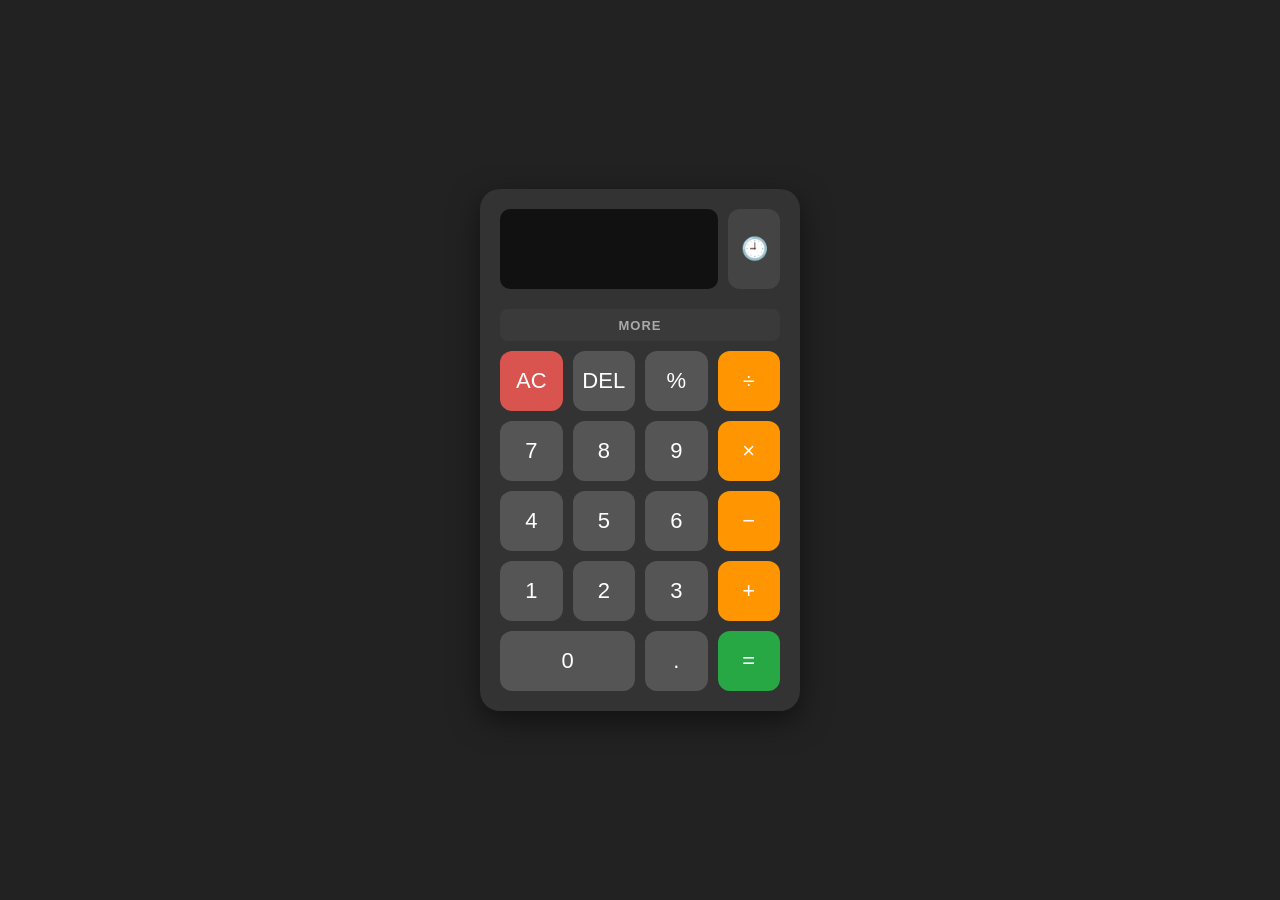
<file: index.html>
<!DOCTYPE html>
<html lang="en">
<head>
    <meta charset="UTF-8">
    <meta name="viewport" content="width=device-width, initial-scale=1.0">
    <title>Calculator</title>

    <link rel="stylesheet" href="style.css">
</head>

<body>

    <div class="calculator">

        <div class="display-row">
            <input type="text" id="display" readonly>
            <button id="history-btn" class="history-btn" onclick="toggleHistory()" title="History">🕘</button>
        </div>

        <!-- History panel -->
        <div id="history-panel" class="history-panel hidden">
            <div class="history-header">
                <span>History</span>
                <button class="clear-history-btn" onclick="clearHistory()">Clear</button>
            </div>
            <ul id="history-list"></ul>
        </div>

        <!-- More / Scientific panel -->
        <div id="sci-panel" class="sci-panel hidden">
            <div class="sci-grid">
                <button class="sci" onclick="sciApply('sin')">sin</button>
                <button class="sci" onclick="sciApply('cos')">cos</button>
                <button class="sci" onclick="sciApply('tan')">tan</button>
                <button class="sci" onclick="sciApply('log')">log</button>
                <button class="sci" onclick="sciApply('log2')">log₂</button>
                <button class="sci" onclick="sciApply('sqrt')">√</button>
                <button class="sci" onclick="sciApply('cbrt')">∛</button>
                <button class="sci" onclick="sciApply('pow')">xʸ</button>
                <button class="sci" onclick="sciApply('pi')">π</button>
                <button class="sci" onclick="sciApply('e')">e</button>
                <button class="sci" onclick="sciApply('abs')">|x|</button>
                <button class="sci" onclick="sciApply('floor')">⌊x⌋</button>
            </div>
        </div>

        <!-- More toggle -->
        <button id="more-btn" class="more-btn" onclick="toggleSci()">more</button>

        <div class="buttons">
            <button class="clear" onclick="clearDisplay()">AC</button>
            <button onclick="deleteLast()">DEL</button>
            <button onclick="appendValue('%')">%</button>
            <button class="operator" onclick="appendValue('/')">÷</button>

            <button onclick="appendValue('7')">7</button>
            <button onclick="appendValue('8')">8</button>
            <button onclick="appendValue('9')">9</button>
            <button class="operator" onclick="appendValue('*')">×</button>

            <button onclick="appendValue('4')">4</button>
            <button onclick="appendValue('5')">5</button>
            <button onclick="appendValue('6')">6</button>
            <button class="operator" onclick="appendValue('-')">−</button>

            <button onclick="appendValue('1')">1</button>
            <button onclick="appendValue('2')">2</button>
            <button onclick="appendValue('3')">3</button>
            <button class="operator" onclick="appendValue('+')">+</button>

            <button onclick="appendValue('0')" class="zero">0</button>
            <button onclick="appendValue('.')">.</button>
            <button class="equal" onclick="calculate()">=</button>
        </div>

    </div>

    <script src="script.js"></script>

</body>
</html>
</file>
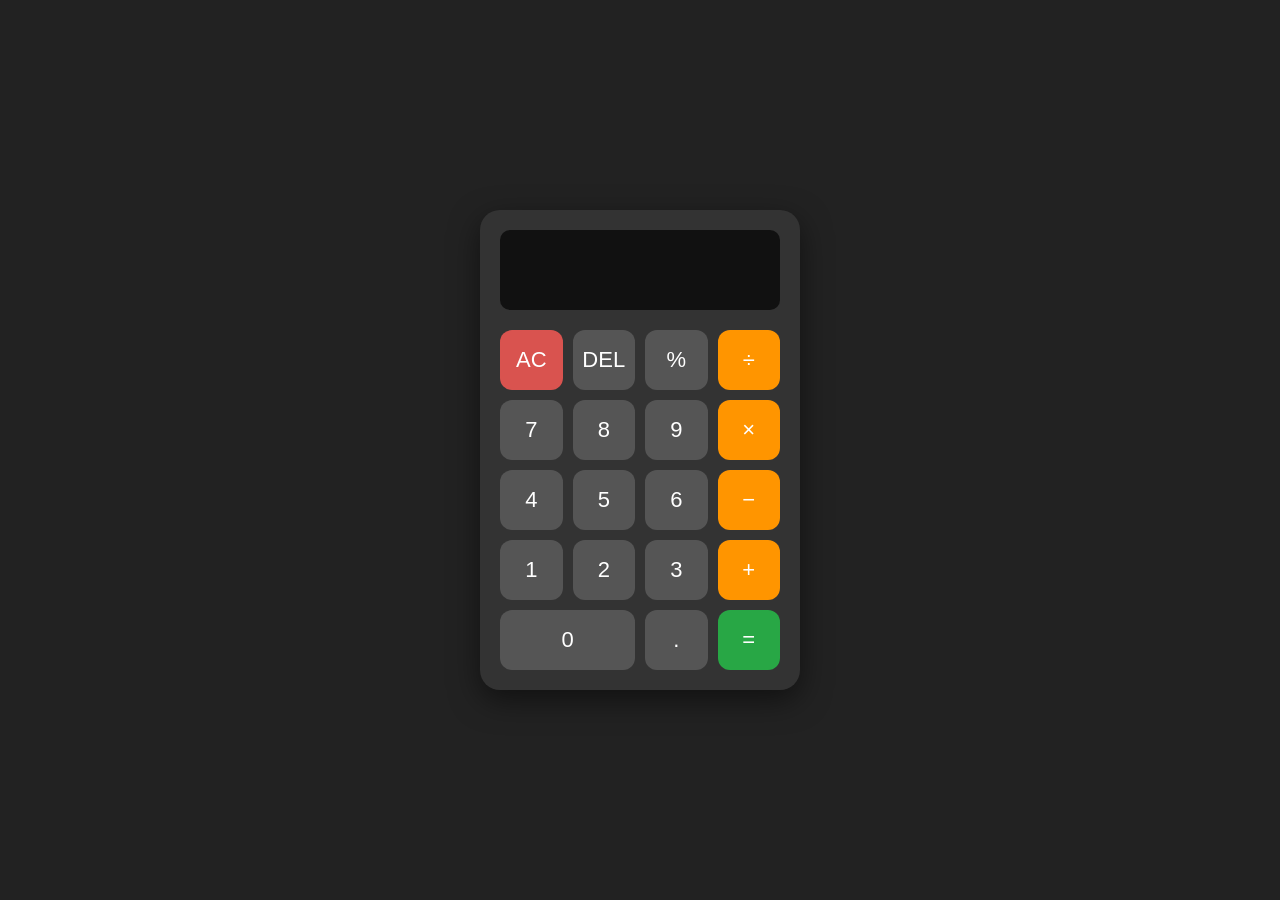
<file: cal.html>
<!DOCTYPE html>
<html lang="en">
<head>
    <meta charset="UTF-8">
    <meta name="viewport" content="width=device-width, initial-scale=1.0">
    <title>Calculator</title>

    <link rel="stylesheet" href="style.css">
</head>

<body>

    <div class="calculator">

        <input type="text" id="display" readonly>

        <div class="buttons">
            <button class="clear" onclick="clearDisplay()">AC</button>
            <button onclick="deleteLast()">DEL</button>
            <button onclick="appendValue('%')">%</button>
            <button class="operator" onclick="appendValue('/')">÷</button>

            <button onclick="appendValue('7')">7</button>
            <button onclick="appendValue('8')">8</button>
            <button onclick="appendValue('9')">9</button>
            <button class="operator" onclick="appendValue('*')">×</button>

            <button onclick="appendValue('4')">4</button>
            <button onclick="appendValue('5')">5</button>
            <button onclick="appendValue('6')">6</button>
            <button class="operator" onclick="appendValue('-')">−</button>

            <button onclick="appendValue('1')">1</button>
            <button onclick="appendValue('2')">2</button>
            <button onclick="appendValue('3')">3</button>
            <button class="operator" onclick="appendValue('+')">+</button>

            <button onclick="appendValue('0')" class="zero">0</button>
            <button onclick="appendValue('.')">.</button>
            <button class="equal" onclick="calculate()">=</button>
        </div>

    </div>

    <script src="script.js"></script>

</body>
</html>
</file>
<file: style.css>
* {
    margin: 0;
    padding: 0;
    box-sizing: border-box;
}

body {
    min-height: 100vh;
    display: flex;
    justify-content: center;
    align-items: center;
    background: #222;
    font-family: Arial, sans-serif;
}

.calculator {
    width: 320px;
    padding: 20px;
    background: #333;
    border-radius: 20px;
    box-shadow: 0 10px 30px rgba(0, 0, 0, 0.5);
}

#display {
    width: 100%;
    height: 80px;
    margin-bottom: 20px;
    padding: 10px;
    border: none;
    border-radius: 10px;
    background: #111;
    color: white;
    font-size: 35px;
    text-align: right;
}

.buttons {
    display: grid;
    grid-template-columns: repeat(4, 1fr);
    gap: 10px;
}

button {
    height: 60px;
    border: none;
    border-radius: 12px;
    background: #555;
    color: white;
    font-size: 22px;
    cursor: pointer;
}

button:hover {
    background: #666;
}

button:active {
    transform: scale(0.95);
}

.operator {
    background: #ff9500;
}

.operator:hover {
    background: #ffad33;
}

.clear {
    background: #d9534f;
}

.equal {
    background: #28a745;
}

.zero {
    grid-column: span 2;
}

/* ── Display row (input + history toggle) ── */
.display-row {
    display: flex;
    gap: 10px;
    align-items: center;
    margin-bottom: 20px;
}

.display-row #display {
    flex: 1;
    margin-bottom: 0;
}

.history-btn {
    width: 52px;
    height: 80px;
    font-size: 22px;
    background: #444;
    border-radius: 12px;
    flex-shrink: 0;
}

.history-btn:hover {
    background: #555;
}

/* ── History panel ── */
.history-panel {
    background: #1a1a1a;
    border-radius: 12px;
    margin-bottom: 16px;
    overflow: hidden;
    max-height: 220px;
    display: flex;
    flex-direction: column;
}

.history-panel.hidden {
    display: none;
}

.history-header {
    display: flex;
    justify-content: space-between;
    align-items: center;
    padding: 8px 14px;
    background: #2a2a2a;
    color: #aaa;
    font-size: 13px;
    font-weight: bold;
    letter-spacing: 0.5px;
    text-transform: uppercase;
}

.clear-history-btn {
    height: auto;
    padding: 4px 10px;
    font-size: 12px;
    background: #d9534f;
    border-radius: 8px;
    color: white;
}

.clear-history-btn:hover {
    background: #e06c69;
}

#history-list {
    list-style: none;
    overflow-y: auto;
    padding: 6px 0;
}

#history-list li {
    padding: 8px 14px;
    color: #ccc;
    font-size: 15px;
    cursor: pointer;
    border-bottom: 1px solid #2a2a2a;
    transition: background 0.15s;
}

#history-list li:last-child {
    border-bottom: none;
}

#history-list li:hover {
    background: #2e2e2e;
    color: #fff;
}

#history-list li.no-history {
    color: #666;
    font-size: 13px;
    cursor: default;
    text-align: center;
}

#history-list li.no-history:hover {
    background: transparent;
}

/* ── More button ── */
.more-btn {
    display: block;
    width: 100%;
    height: 32px;
    font-size: 13px;
    font-weight: bold;
    letter-spacing: 1px;
    text-transform: uppercase;
    background: #3a3a3a;
    color: #aaa;
    border-radius: 8px;
    margin-bottom: 10px;
    cursor: pointer;
}

.more-btn:hover {
    background: #444;
    color: #fff;
}

/* ── Scientific panel ── */
.sci-panel {
    margin-bottom: 10px;
    overflow: hidden;
    transition: max-height 0.25s ease;
}

.sci-panel.hidden {
    display: none;
}

.sci-grid {
    display: grid;
    grid-template-columns: repeat(4, 1fr);
    gap: 8px;
}

button.sci {
    height: 46px;
    font-size: 14px;
    background: #2e4a6e;
    border-radius: 10px;
    color: #cce0ff;
}

button.sci:hover {
    background: #3a5f8a;
    color: #fff;
}
</file>
